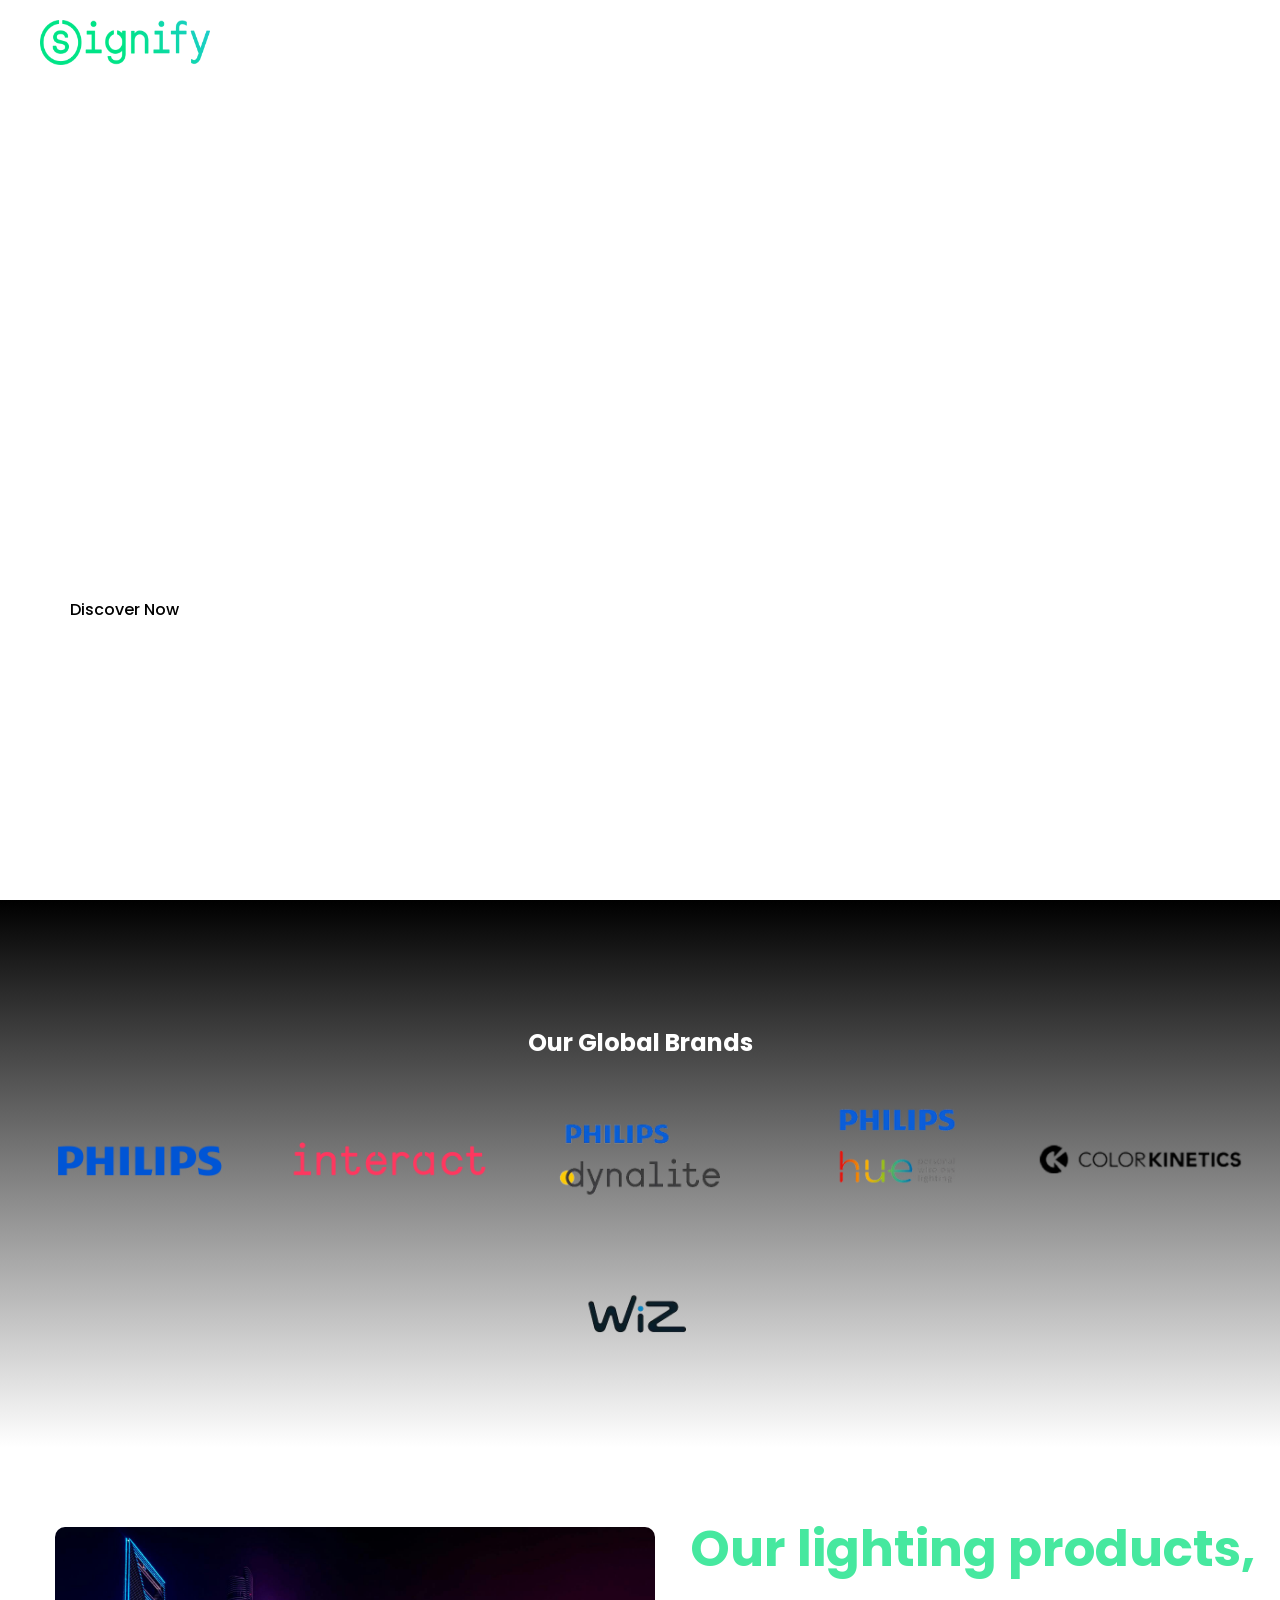
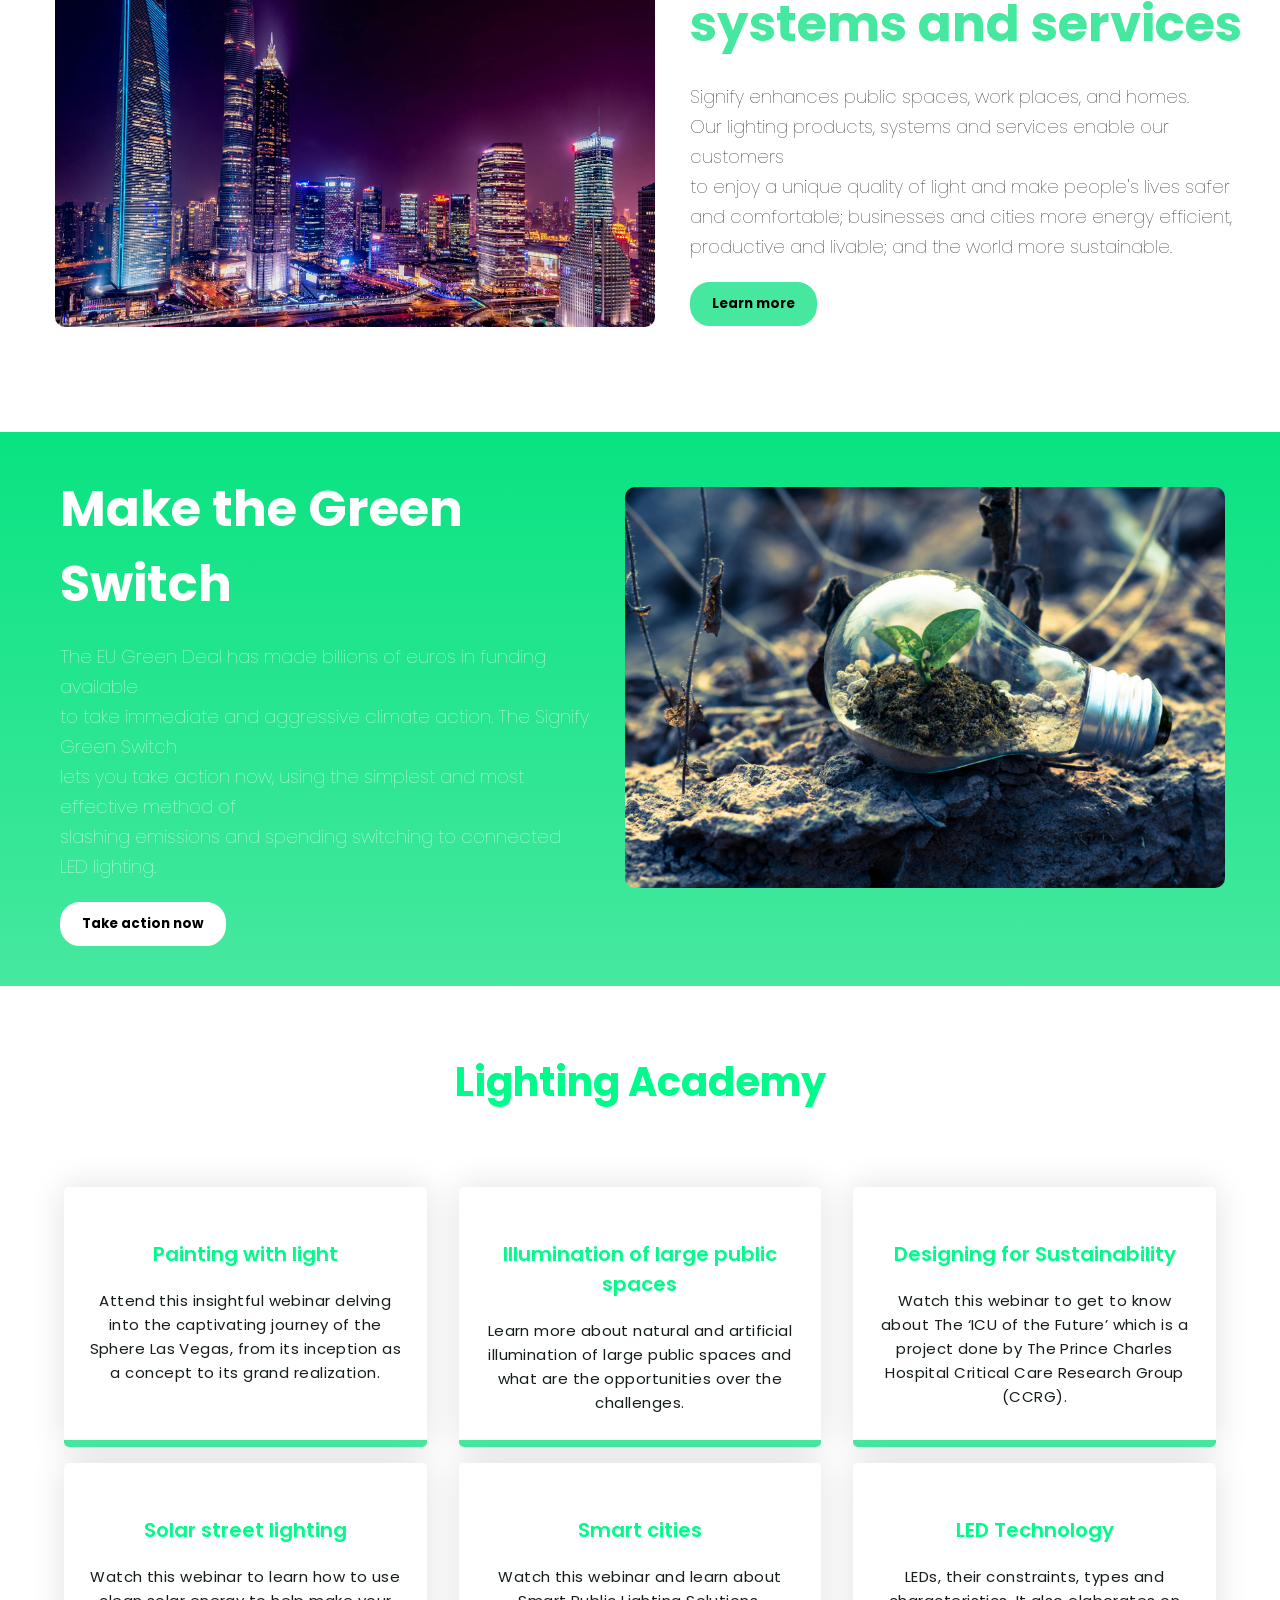
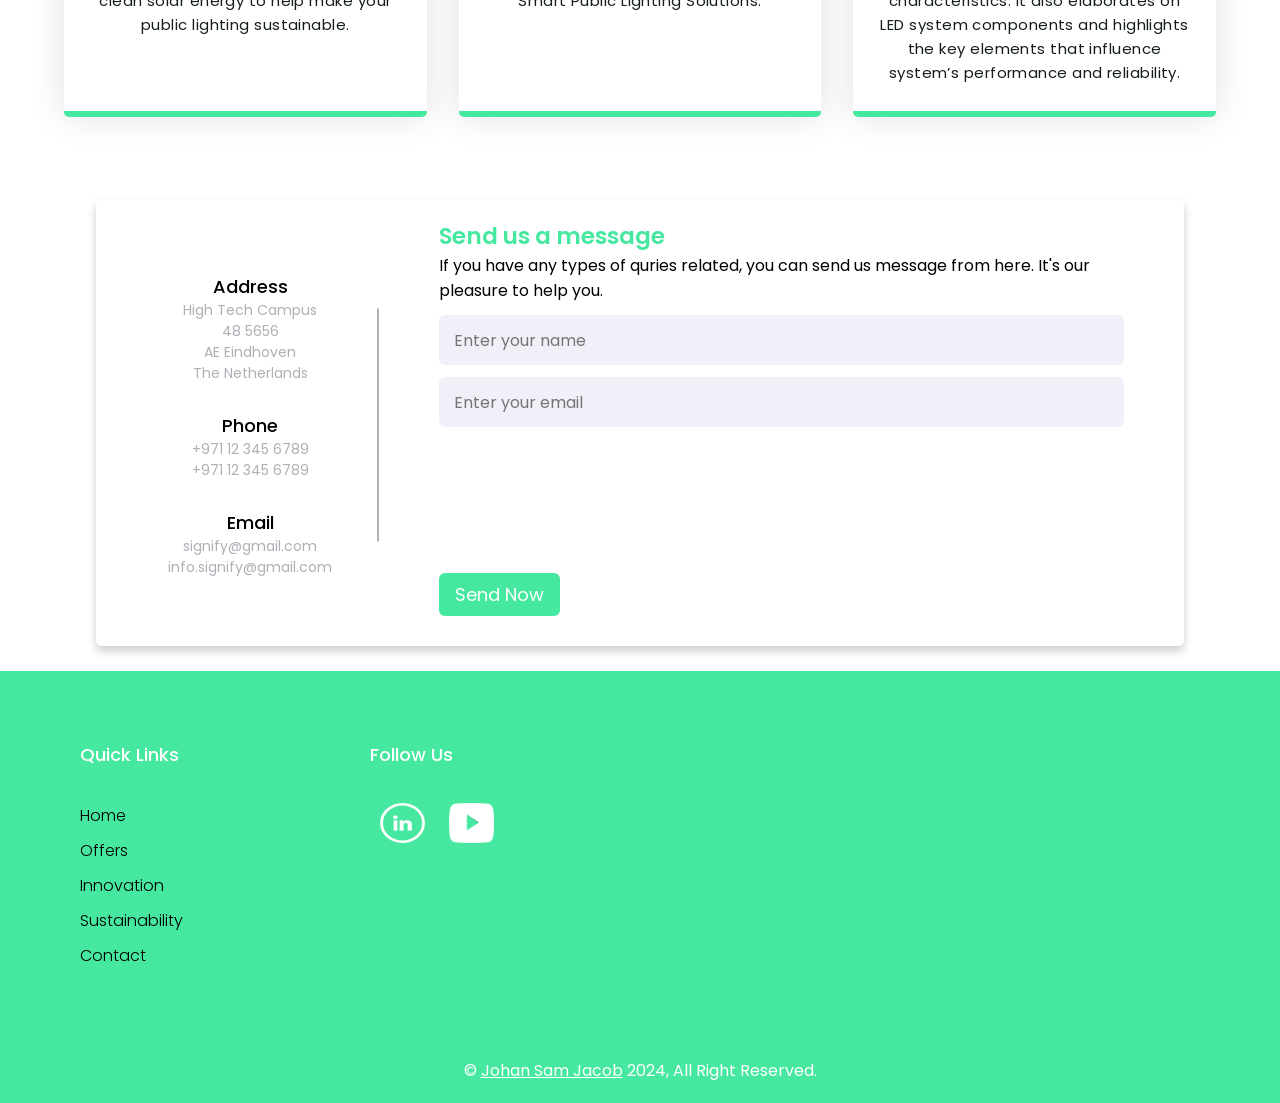
<file: index.html>
<!DOCTYPE html>
<html lang="en">
  <head>
    <meta charset="UTF-8">
    <meta name="viewport" content="width=device-width, initial-scale=1.0">
    <title>Signify</title>
    <link rel="stylesheet" href="Front End\style.css">
  </head>
  <body>
    <header>

      
      <nav class="navbar">

        <a class="logo" href="index.html"><img class="logo" src="Front End/Signify.png" alt="logo" width="170px" height="45px" href="index.html"/></a>

        <!--Navigation buttons-->
        <ul class="menu-links">

                <li><a href="index.html">Home</a></li>
                <li><a href="Front End/offers.html">Offers</a></li>
                <li><a href="Front End/innovation.html">Innovation</a></li>
                <li><a href="Front End/sustainability.html">Sustainability</a></li>
                <li><a href="Front End/contact.html">Contact</a></li>
        </ul>
       
      </nav>
    </header>

    <section class="hero-section">
      <div class="content">
        <h2>Lighting. Simplified. Beautified.</h2>
        <p>
           
Signify is the world leader in lighting. We provide professional customers and consumers with quality products,
 systems and services. And our connected lighting offerings bring light and the data they collect to devices, places and people - redefining what 
light can do and how people use it. Our innovations contribute to a safer, smarter more sustainable world.
        </p>
        <a href="Front End/offers.html"><button>Discover Now</button></a>
      </div>
    </section>

    <section class="partners">
      <br><br><br>
      <h2 class="logo_head">Our Global Brands</h2><br>
      <div class="partner-list">
          <div class="partner">
            <a class="logo" href="https://www.lighting.philips.com/"><img src="Front End/philips.png" alt="Partner 1"></a>
          </div>
          <div class="partner">
            <a class="logo" href="https://www.interact-lighting.com/global"><img src="Front End/interact.png" alt="Partner 2"></a>
          </div>
          <div class="partner">
            <a class="logo" href="https://www.dynalite.com/"><img src="Front End/philips-dynalite.png" alt="Partner 3"></a>
          </div>
          <div class="partner">
            <a class="logo" href="https://www.philips-hue.com/en-ae"><img src="Front End/philips-hue.png" alt="Partner 4 "></a>
          </div>
         <div class="partner">
            <a class="logo" href="https://www.colorkinetics.com/global"><img src="Front End/colorkinetics.png" alt="Partner 5"></a>
        </div>
      <div class="partner">
          <a class="logo" href="https://www.wizconnected.com/en-us"><img src="Front End/wiz.png" alt="Partner 6"></a>
    </div>
    </div>
  </section>

<br>
<section id="aboutUs">
  <img src="Front End/1.jpg" >
  <div class="content1">
      <h2>Our lighting products, <br>systems and services</h2>
      
      <p class="description">
        Signify enhances public spaces, work places, and homes.<br> Our lighting products,
         systems and services enable our customers<br> to enjoy a unique quality
        of light and make people's lives safer<br> and comfortable; businesses and cities 
        more energy efficient,<br> productive and livable; and the world more sustainable.
      </p>
      <a href="Front End/offers.html">
      <button class="btn">Learn more</button></a>
  </div>
</section>

<br><br>
<section id="ecosect">  
  
  <div class="content2">
    
      <h2>Make the Green Switch</h2>
      
      <p class="description1">
        The EU Green Deal has made billions of euros in funding available <br> to take immediate and aggressive climate action.
         The Signify Green Switch<br> lets you take action now, using the simplest and most effective method of<br> slashing emissions
          and spending switching to connected LED lighting.
      </p>
      <button class="btn1">Take action now</button>
  </div>
  <img src="Front End/2.jpg" class="sect2img">
</section>





<br><br>
<section>
  <h2 class="head1">Lighting Academy</h2>
  <div class="row1">
    <br><br><br>
  </div>
  <div class="row1">
    <div class="column2">
      <div class="card">
        
        <h3 class="head2">Painting with light</h3>
        <a href="https://lightinguniversity.webex.com/webappng/sites/lightinguniversity/meeting/register/15795f7d58824b7d88d3678722d2b553?ticket=4832534b00000007fbd3fc0d083a41a1454f1b40b51eddcb13af131a0162b582c9d0251b57845359&timestamp=1716916022428&RGID=r680dad32f5e95ea8e5fc425162f98d0b"
         class="no-underline"><p class="p1">
           
              Attend this insightful webinar delving into the captivating journey of the Sphere Las Vegas, 
              from its inception as a concept to its grand realization.
        </p>
      </div>
    </div>
    <div class="column2">
      <div class="card">
        <h3 class="head2">Illumination of large public spaces</h3>
        <a href="https://www.youtube.com/watch?v=UbkLejvFBv8" class="no-underline"><p class="p1">
          Learn more about natural and artificial illumination of large public spaces and what are the opportunities over the challenges.
        </p>
      </div>
    </div>
    <div class="column2">
      <div class="card">
        <h3 class="head2">Designing for Sustainability</h3>
        <a href="https://www.youtube.com/watch?v=bCdNTl-3RT4" class="no-underline"><p class="p1">
          Watch this webinar to get to know about The ‘ICU of the Future’ which is a project done by The Prince Charles Hospital Critical
           Care Research Group (CCRG).
        </p>
      </div>
    </div>
    <div class="column2">
      <div class="card">
        <h3 class="head2">Solar street lighting</h3>
        <a href="https://www.youtube.com/watch?v=NZpKSP9ZpjI" class="no-underline"><p class="p1">
           
         Watch this webinar to learn how to use clean solar energy to help make your public lighting sustainable.
        </p></a>
      </div>
    </div>
    <div class="column2">
      <div class="card">
        <h3 class="head2">Smart cities</h3>
        <a href="https://www.youtube.com/watch?v=4CxE6uM0uOE" class="no-underline"><p class="p1">
           
             Watch this webinar and learn about Smart Public Lighting Solutions.
        </p>
      </div>
    </div>
    <div class="column2">
      <div class="card">
        <h3 class="head2">LED Technology</h3>
        <a href="https://www.learning.signify.com/sla/s/registration" class="no-underline"><p class="p1">
          LEDs, their constraints, types and characteristics.
           It also elaborates on LED system components and highlights the key elements that influence system’s performance and reliability.
        </p>
        </a>
      </div>
    </div>
  </div>
</section>

<br><br>

<div class="container">
  <div class="content">
    <div class="left-side">
      <div class="address details">
        <i class="fas fa-map-marker-alt"></i>
        <div class="topic">Address</div>
        <div class="text-one">High Tech Campus <br>48 5656
           <br>AE Eindhoven</div>
        <div class="text-two">The Netherlands</div>
      </div>
      <div class="phone details">
        <i class="fas fa-phone-alt"></i>
        <div class="topic">Phone</div>
        <div class="text-one">+971 12 345 6789</div>
        <div class="text-two">+971 12 345 6789</div>
      </div>
      <div class="email details">
        <i class="fas fa-envelope"></i>
        <div class="topic">Email</div>
        <div class="text-one">signify@gmail.com</div>
        <div class="text-two">info.signify@gmail.com</div>
      </div>
    </div>
    <div class="right-side">
      <div class="topic-text">Send us a message</div>
      <p>If you have any types of quries related, you can send us message from here. It's our pleasure to help you.</p>
    <form action="#">
      <div class="input-box">
        <input type="text" placeholder="Enter your name">
      </div>
      <div class="input-box">
        <input type="text" placeholder="Enter your email">
      </div>
      <div class="input-box message-box">
        
      </div>
      <div class="button">
        <input type="button" value="Send Now" >
      </div>
    </form>
  </div>
  </div>
</div>

<br>

<footer class="footer">
  
    <div class="row2">
      <div class="footer-col">
        <h4>Quick Links</h4>
        <ul>
                <li><a href="index.html">Home</a></li>
                <li><a href="Front End/offers.html">Offers</a></li>
                <li><a href="Front End/innovation.html">Innovation</a></li>
                <li><a href="Front End/sustainability.html">Sustainability</a></li>
                <li><a href="Front End/contact.html">Contact</a></li>
        </ul>
      </div>
          
      <div class="footer-col1">
        <h4>   Follow Us</h4>
        <div class="h4">
         
          <a href="https://www.linkedin.com/company/signifycompany/" class="social-icon"><img src="Front End/3.png" alt="LinkedIn"></a> 
          <a href="https://www.youtube.com/c/SignifyCompany" class="social-icon"><img src="Front End/pngwing.com.png" alt="YouTube"></a>
      </div>  
      </div>
    </div>

</footer>
<div class="copyright-footer">
  <p>&copy; <a href="#">Johan Sam Jacob</a> 2024, All Right Reserved.</p>
</div>


  </body>
</html>
</file>
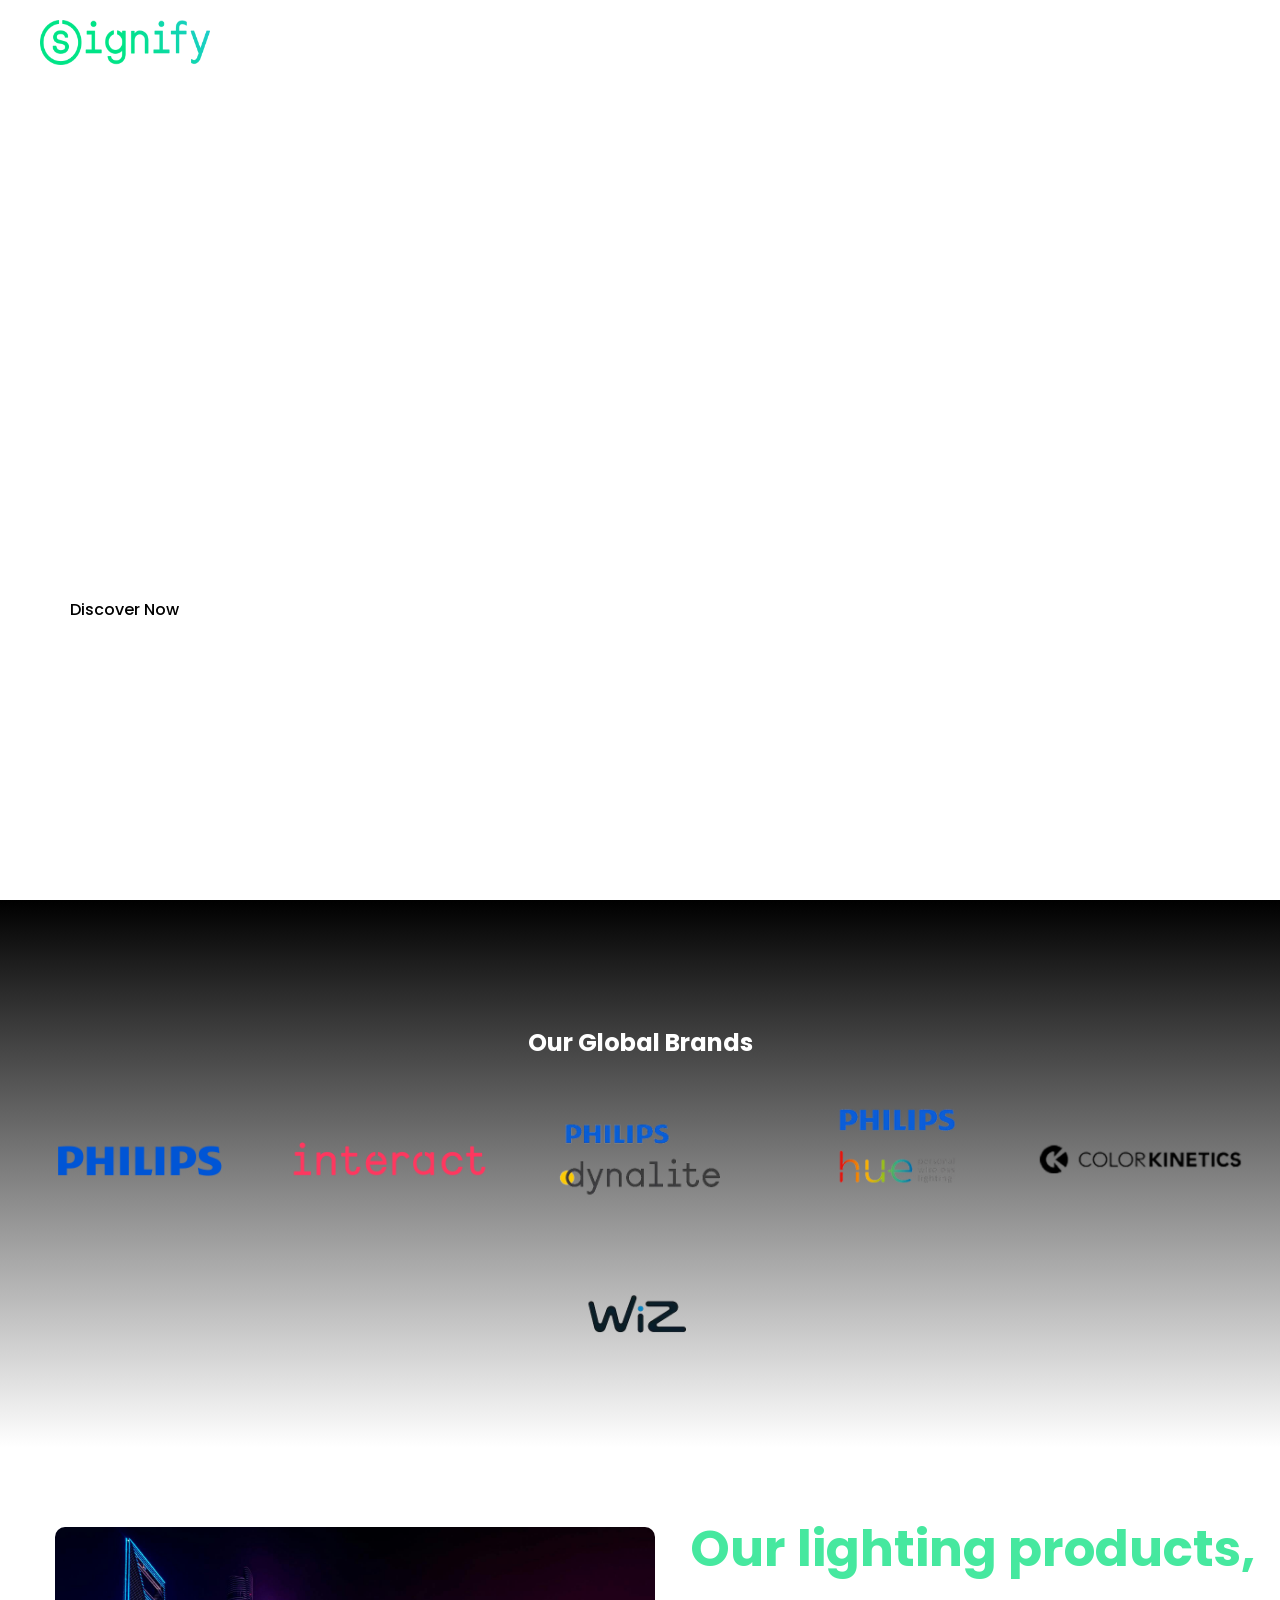
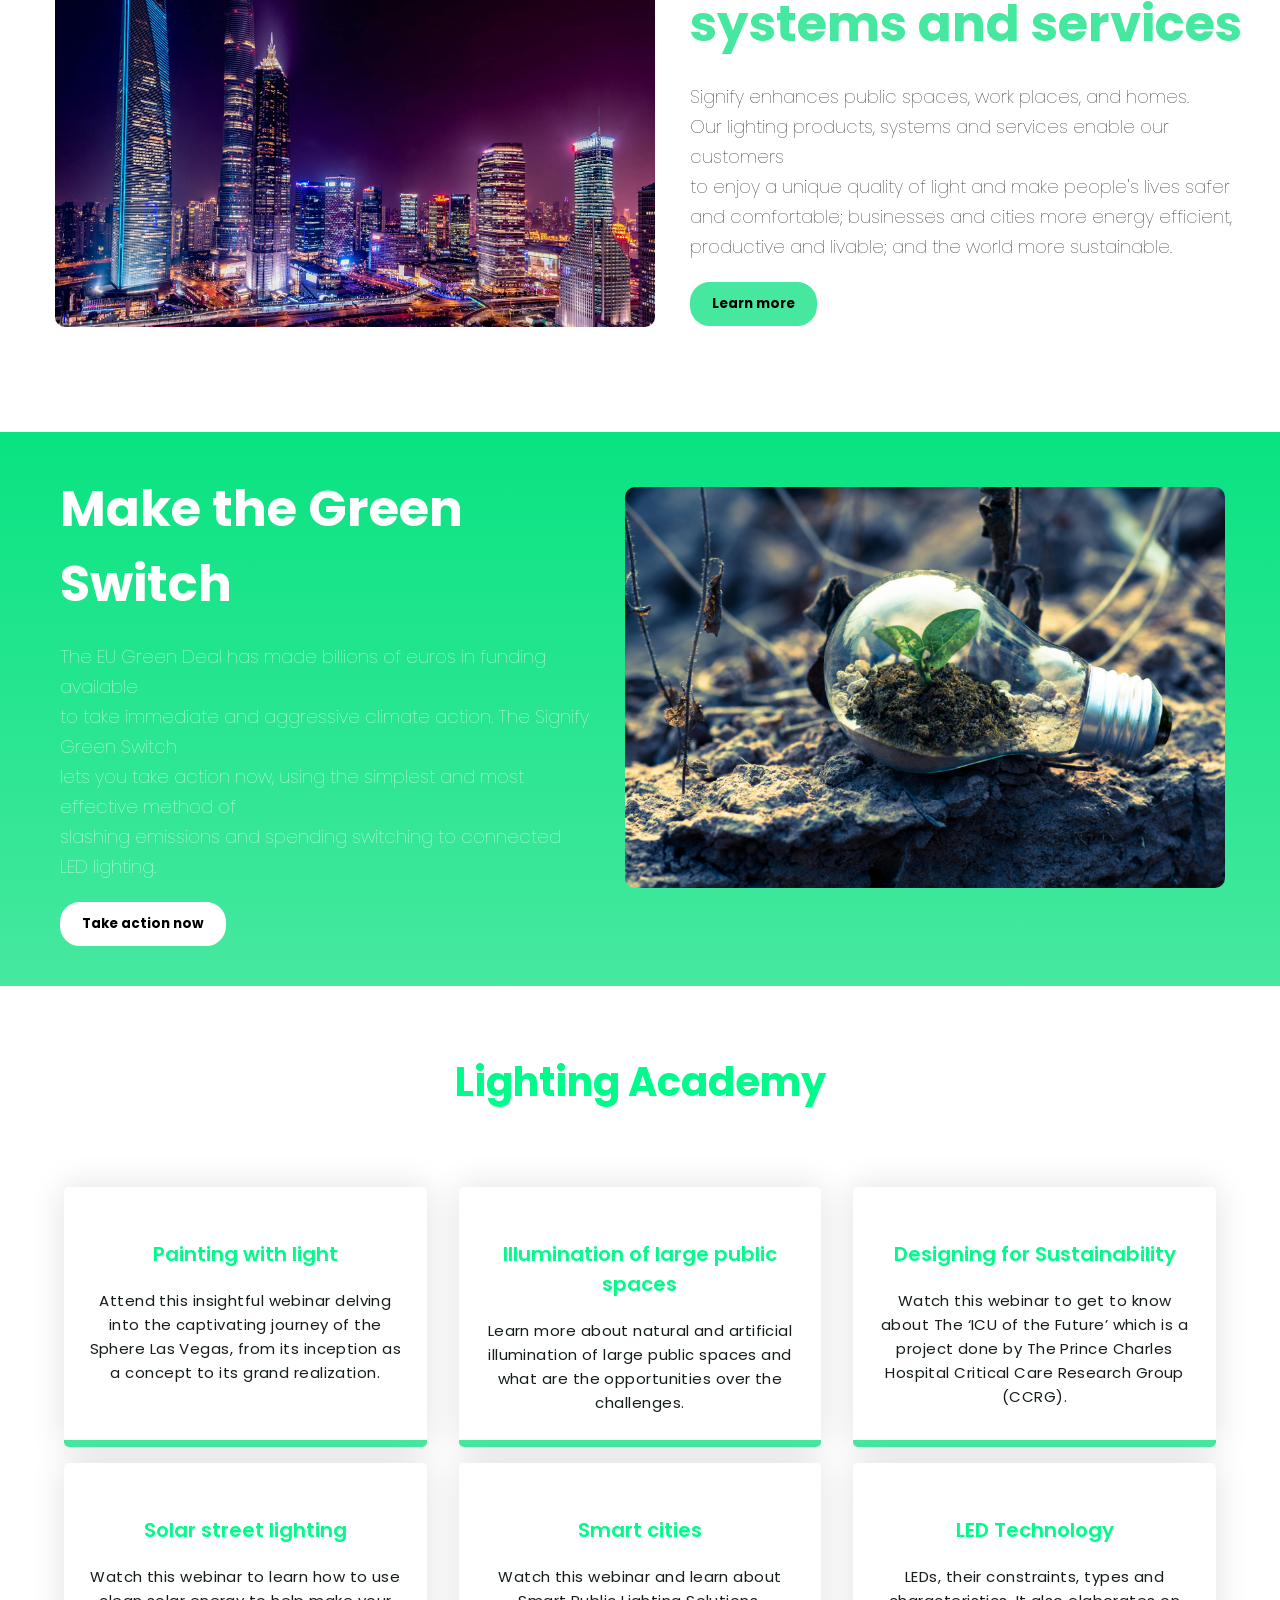
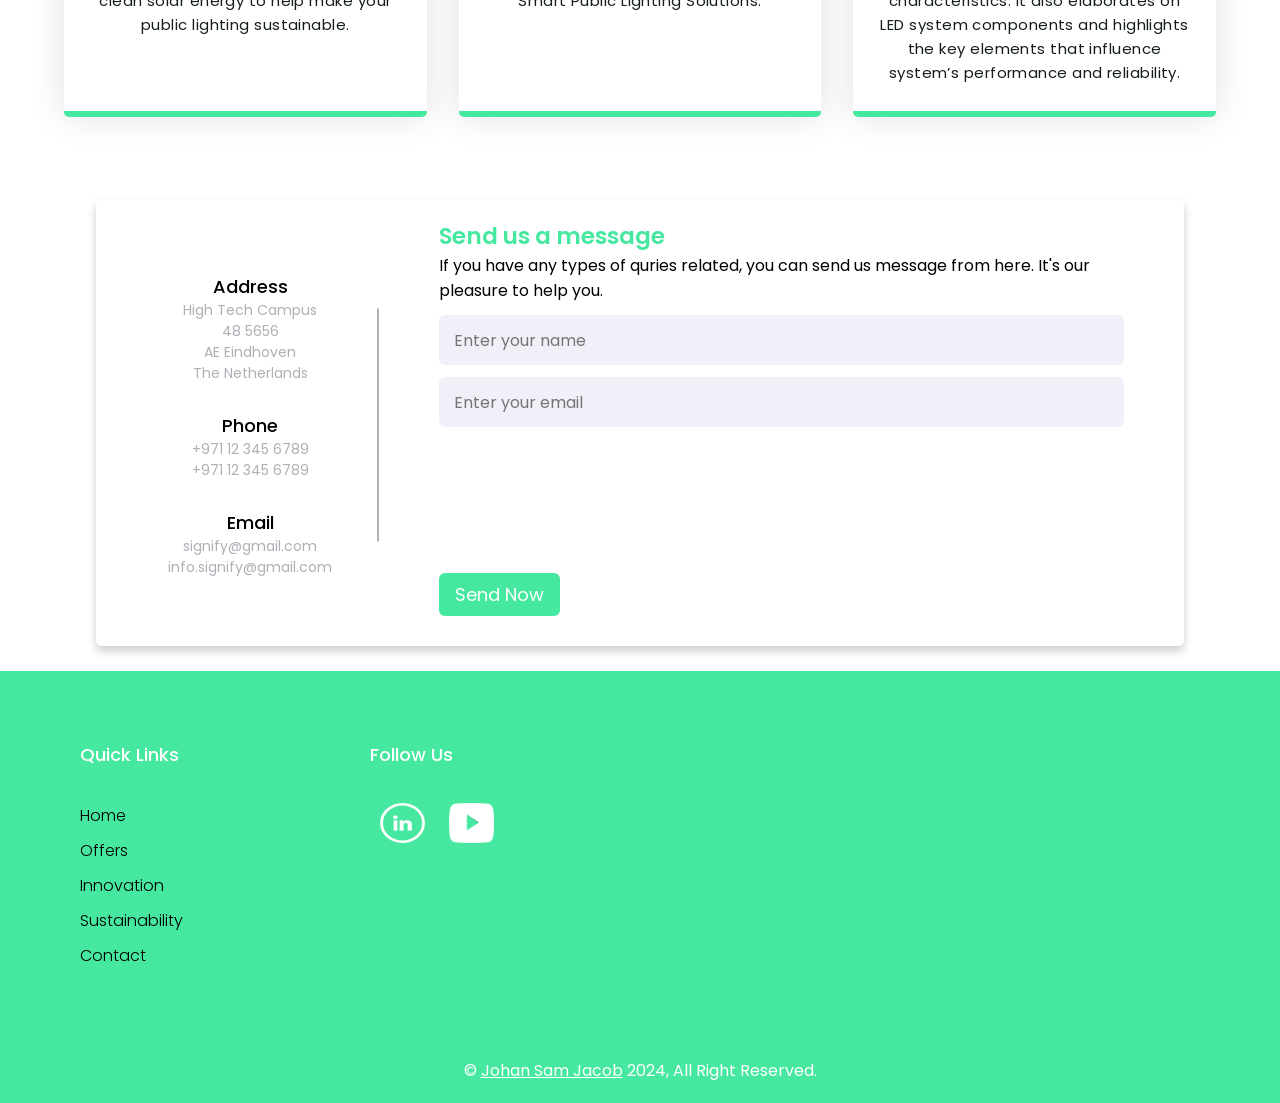
<file: Front End/index.html>
<!DOCTYPE html>
<html lang="en">
  <head>
    <meta charset="UTF-8">
    <meta name="viewport" content="width=device-width, initial-scale=1.0">
    <title>Signify</title>
    <link rel="stylesheet" href="style.css">
  </head>
  <body>
    <header>

      
      <nav class="navbar">

        <a class="logo" href="index.html"><img class="logo" src="Signify.png" alt="logo" width="170px" height="45px" href="index.html"/></a>

        <!--Navigation buttons-->
        <ul class="menu-links">

                <li><a href="index.html">Home</a></li>
                <li><a href="offers.html">Offers</a></li>
                <li><a href="innovation.html">Innovation</a></li>
                <li><a href="sustainability.html">Sustainability</a></li>
                <li><a href="contact.html">Contact</a></li>
        </ul>
       
      </nav>
    </header>

    <section class="hero-section">
      <div class="content">
        <h2>Lighting. Simplified. Beautified.</h2>
        <p>
           
Signify is the world leader in lighting. We provide professional customers and consumers with quality products,
 systems and services. And our connected lighting offerings bring light and the data they collect to devices, places and people - redefining what 
light can do and how people use it. Our innovations contribute to a safer, smarter more sustainable world.
        </p>
        <a href="offers.html"><button>Discover Now</button></a>
      </div>
    </section>

    <section class="partners">
      <br><br><br>
      <h2 class="logo_head">Our Global Brands</h2><br>
      <div class="partner-list">
          <div class="partner">
            <a class="logo" href="https://www.lighting.philips.com/"><img src="philips.png" alt="Partner 1"></a>
          </div>
          <div class="partner">
            <a class="logo" href="https://www.interact-lighting.com/global"><img src="interact.png" alt="Partner 2"></a>
          </div>
          <div class="partner">
            <a class="logo" href="https://www.dynalite.com/"><img src="philips-dynalite.png" alt="Partner 3"></a>
          </div>
          <div class="partner">
            <a class="logo" href="https://www.philips-hue.com/en-ae"><img src="philips-hue.png" alt="Partner 4 "></a>
          </div>
         <div class="partner">
            <a class="logo" href="https://www.colorkinetics.com/global"><img src="colorkinetics.png" alt="Partner 5"></a>
        </div>
      <div class="partner">
          <a class="logo" href="https://www.wizconnected.com/en-us"><img src="wiz.png" alt="Partner 6"></a>
    </div>
    </div>
  </section>

<br>
<section id="aboutUs">
  <img src="1.jpg" >
  <div class="content1">
      <h2>Our lighting products, <br>systems and services</h2>
      
      <p class="description">
        Signify enhances public spaces, work places, and homes.<br> Our lighting products,
         systems and services enable our customers<br> to enjoy a unique quality
        of light and make people's lives safer<br> and comfortable; businesses and cities 
        more energy efficient,<br> productive and livable; and the world more sustainable.
      </p>
      <a href="offers.html">
      <button class="btn">Learn more</button></a>
  </div>
</section>

<br><br>
<section id="ecosect">  
  
  <div class="content2">
    
      <h2>Make the Green Switch</h2>
      
      <p class="description1">
        The EU Green Deal has made billions of euros in funding available <br> to take immediate and aggressive climate action.
         The Signify Green Switch<br> lets you take action now, using the simplest and most effective method of<br> slashing emissions
          and spending switching to connected LED lighting.
      </p>
      <button class="btn1">Take action now</button>
  </div>
  <img src="2.jpg" class="sect2img">
</section>





<br><br>
<section>
  <h2 class="head1">Lighting Academy</h2>
  <div class="row1">
    <br><br><br>
  </div>
  <div class="row1">
    <div class="column2">
      <div class="card">
        
        <h3 class="head2">Painting with light</h3>
        <a href="https://lightinguniversity.webex.com/webappng/sites/lightinguniversity/meeting/register/15795f7d58824b7d88d3678722d2b553?ticket=4832534b00000007fbd3fc0d083a41a1454f1b40b51eddcb13af131a0162b582c9d0251b57845359&timestamp=1716916022428&RGID=r680dad32f5e95ea8e5fc425162f98d0b"
         class="no-underline"><p class="p1">
           
              Attend this insightful webinar delving into the captivating journey of the Sphere Las Vegas, 
              from its inception as a concept to its grand realization.
        </p>
      </div>
    </div>
    <div class="column2">
      <div class="card">
        <h3 class="head2">Illumination of large public spaces</h3>
        <a href="https://www.youtube.com/watch?v=UbkLejvFBv8" class="no-underline"><p class="p1">
          Learn more about natural and artificial illumination of large public spaces and what are the opportunities over the challenges.
        </p>
      </div>
    </div>
    <div class="column2">
      <div class="card">
        <h3 class="head2">Designing for Sustainability</h3>
        <a href="https://www.youtube.com/watch?v=bCdNTl-3RT4" class="no-underline"><p class="p1">
          Watch this webinar to get to know about The ‘ICU of the Future’ which is a project done by The Prince Charles Hospital Critical
           Care Research Group (CCRG).
        </p>
      </div>
    </div>
    <div class="column2">
      <div class="card">
        <h3 class="head2">Solar street lighting</h3>
        <a href="https://www.youtube.com/watch?v=NZpKSP9ZpjI" class="no-underline"><p class="p1">
           
         Watch this webinar to learn how to use clean solar energy to help make your public lighting sustainable.
        </p></a>
      </div>
    </div>
    <div class="column2">
      <div class="card">
        <h3 class="head2">Smart cities</h3>
        <a href="https://www.youtube.com/watch?v=4CxE6uM0uOE" class="no-underline"><p class="p1">
           
             Watch this webinar and learn about Smart Public Lighting Solutions.
        </p>
      </div>
    </div>
    <div class="column2">
      <div class="card">
        <h3 class="head2">LED Technology</h3>
        <a href="https://www.learning.signify.com/sla/s/registration" class="no-underline"><p class="p1">
          LEDs, their constraints, types and characteristics.
           It also elaborates on LED system components and highlights the key elements that influence system’s performance and reliability.
        </p>
        </a>
      </div>
    </div>
  </div>
</section>

<br><br>

<div class="container">
  <div class="content">
    <div class="left-side">
      <div class="address details">
        <i class="fas fa-map-marker-alt"></i>
        <div class="topic">Address</div>
        <div class="text-one">High Tech Campus <br>48 5656
           <br>AE Eindhoven</div>
        <div class="text-two">The Netherlands</div>
      </div>
      <div class="phone details">
        <i class="fas fa-phone-alt"></i>
        <div class="topic">Phone</div>
        <div class="text-one">+971 12 345 6789</div>
        <div class="text-two">+971 12 345 6789</div>
      </div>
      <div class="email details">
        <i class="fas fa-envelope"></i>
        <div class="topic">Email</div>
        <div class="text-one">signify@gmail.com</div>
        <div class="text-two">info.signify@gmail.com</div>
      </div>
    </div>
    <div class="right-side">
      <div class="topic-text">Send us a message</div>
      <p>If you have any types of quries related, you can send us message from here. It's our pleasure to help you.</p>
    <form action="#">
      <div class="input-box">
        <input type="text" placeholder="Enter your name">
      </div>
      <div class="input-box">
        <input type="text" placeholder="Enter your email">
      </div>
      <div class="input-box message-box">
        
      </div>
      <div class="button">
        <input type="button" value="Send Now" >
      </div>
    </form>
  </div>
  </div>
</div>

<br>

<footer class="footer">
  
    <div class="row2">
      <div class="footer-col">
        <h4>Quick Links</h4>
        <ul>
                <li><a href="index.html">Home</a></li>
                <li><a href="offers.html">Offers</a></li>
                <li><a href="innovation.html">Innovation</a></li>
                <li><a href="sustainability.html">Sustainability</a></li>
                <li><a href="contact.html">Contact</a></li>
        </ul>
      </div>
          
      <div class="footer-col1">
        <h4>   Follow Us</h4>
        <div class="h4">
         
          <a href="https://www.linkedin.com/company/signifycompany/" class="social-icon"><img src="3.png" alt="LinkedIn"></a> 
          <a href="https://www.youtube.com/c/SignifyCompany" class="social-icon"><img src="pngwing.com.png" alt="YouTube"></a>
      </div>  
      </div>
    </div>

</footer>
<div class="copyright-footer">
  <p>&copy; <a href="#">Johan Sam Jacob</a> 2024, All Right Reserved.</p>
</div>


  </body>
</html>
</file>
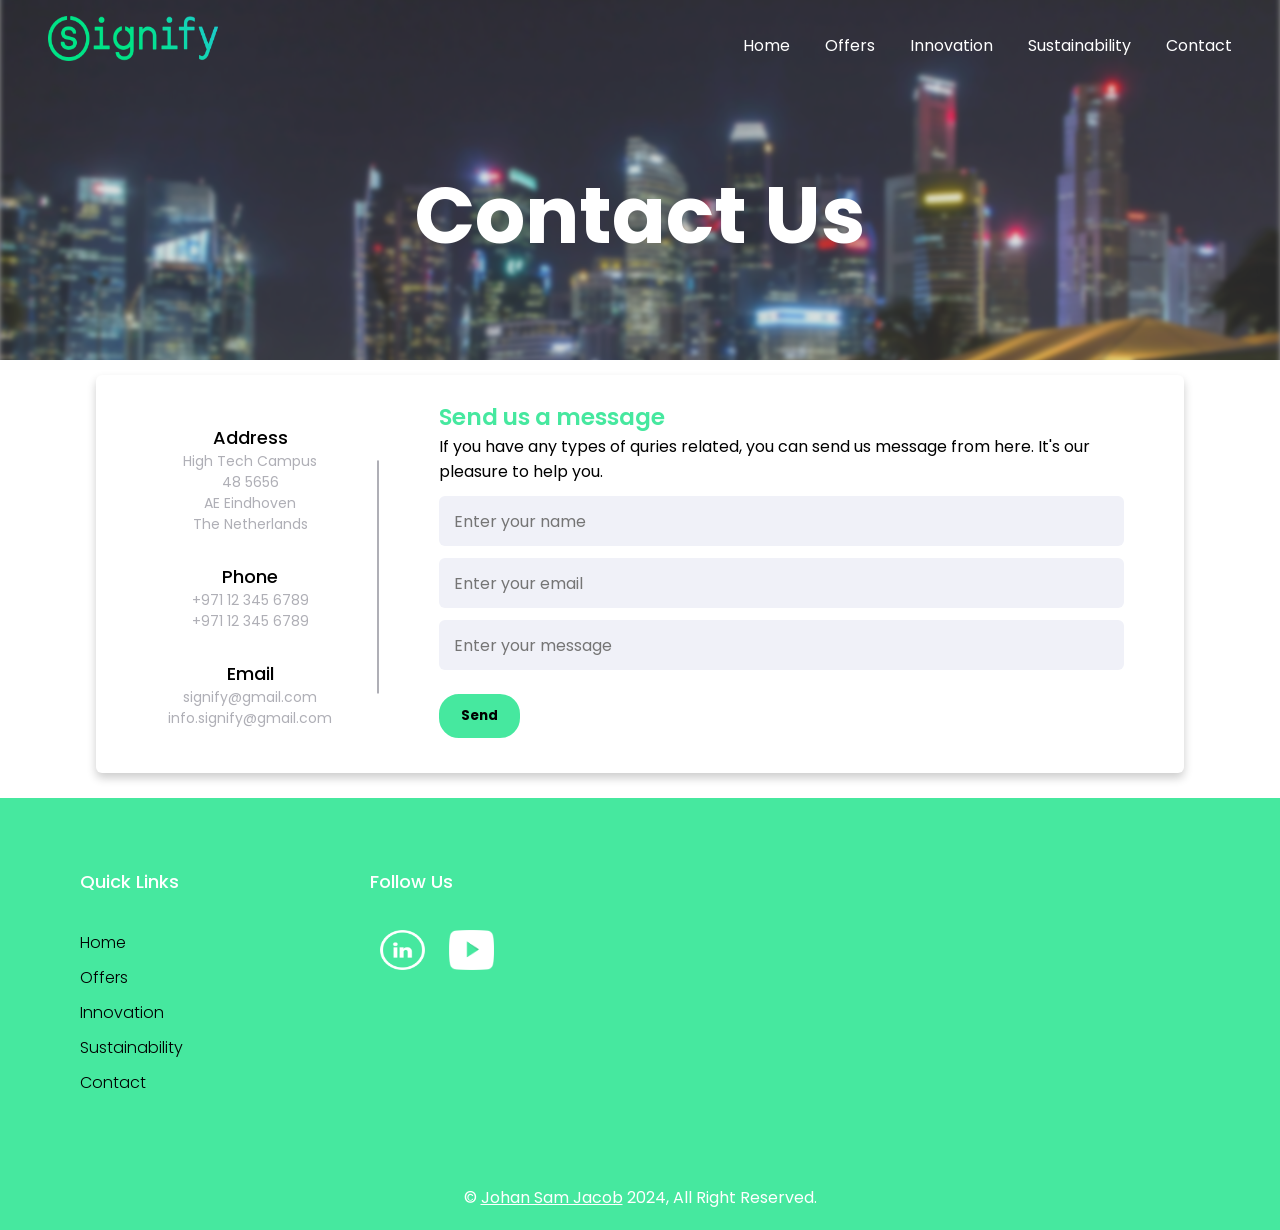
<file: Front End/contact.html>
<!DOCTYPE html>
<html lang="en">
<head>
    <meta charset="UTF-8">
    <meta name="viewport" content="width=device-width, initial-scale=1.0">
    <title>Contact</title>
    <link rel="stylesheet" href="style.css">
</head>
<body>
  <header class="pagehead1">

    <section class="pagehead">  
    <nav class="navbar">

      <a class="logo" href="index.html"><img class="logo" src="Signify.png" alt="logo" width="170px" height="45px" href="index.html"/></a>

      <!--Navigation buttons-->
      <ul class="menu-links">
              <li><a href="index.html">Home</a></li>
              <li><a href="offers.html">Offers</a></li>
              <li><a href="innovation.html">Innovation</a></li>
              <li><a href="sustainability.html">Sustainability</a></li>
              <li><a href="contact.html">Contact</a></li>
      </ul>
     
    </nav>
    <h1>Contact Us</h1>

   </section>
  </header>

<br><br>
<br><br>
<br><br>
<br><br>
<br><br>
<br><br>

      <br><br><br>

      <div class="container">
        <div class="content">
          <div class="left-side">
            <div class="address details">
              <i class="fas fa-map-marker-alt"></i>
              <div class="topic">Address</div>
              <div class="text-one">High Tech Campus <br>48 5656
                 <br>AE Eindhoven</div>
              <div class="text-two">The Netherlands</div>
            </div>
            <div class="phone details">
              <i class="fas fa-phone-alt"></i>
              <div class="topic">Phone</div>
              <div class="text-one">+971 12 345 6789</div>
              <div class="text-two">+971 12 345 6789</div>
            </div>
            <div class="email details">
              <i class="fas fa-envelope"></i>
              <div class="topic">Email</div>
              <div class="text-one">signify@gmail.com</div>
              <div class="text-two">info.signify@gmail.com</div>
            </div>
          </div>
          <div class="right-side">
            <div class="topic-text">Send us a message</div>
            <p>If you have any types of quries related, you can send us message from here. It's our pleasure to help you.</p>
          <form action="#">
            <div class="input-box">
              <input id="contact-name" type="text" placeholder="Enter your name">
            </div>
            <div class="input-box">
              <input id="contact-email" type="text" placeholder="Enter your email">
            </div>


            <div class="input-box">
              <input id="contact-message" type="text" placeholder="Enter your message">
            </div>


    
            <div class="button">
              <a href="offers.html"><button id="contact-btn" class="btn">Send</button></a>
            </div>

          </form>
        </div>
        </div>
      </div>

      <br>
  <footer class="footer">
  
    <div class="row2">
      <div class="footer-col">
        <h4>Quick Links</h4>
        <ul>
                <li><a href="index.html">Home</a></li>
                <li><a href="offers.html">Offers</a></li>
                <li><a href="innovation.html">Innovation</a></li>
                <li><a href="sustainability.html">Sustainability</a></li>
                <li><a href="contact.html">Contact</a></li>
        </ul>
      </div>
          
      <div class="footer-col1">
        <h4>   Follow Us</h4>
        <div class="h4">
         
          <a href="https://www.linkedin.com/company/signifycompany/" class="social-icon"><img src="3.png" alt="LinkedIn"></a> 
          <a href="https://www.youtube.com/c/SignifyCompany" class="social-icon"><img src="pngwing.com.png" alt="YouTube"></a>
      </div>  
      </div>
    </div>

</footer>
<div class="copyright-footer">
  <p>&copy; <a href="#">Johan Sam Jacob</a> 2024, All Right Reserved.</p>
</div>

</body>
</html>
</file>
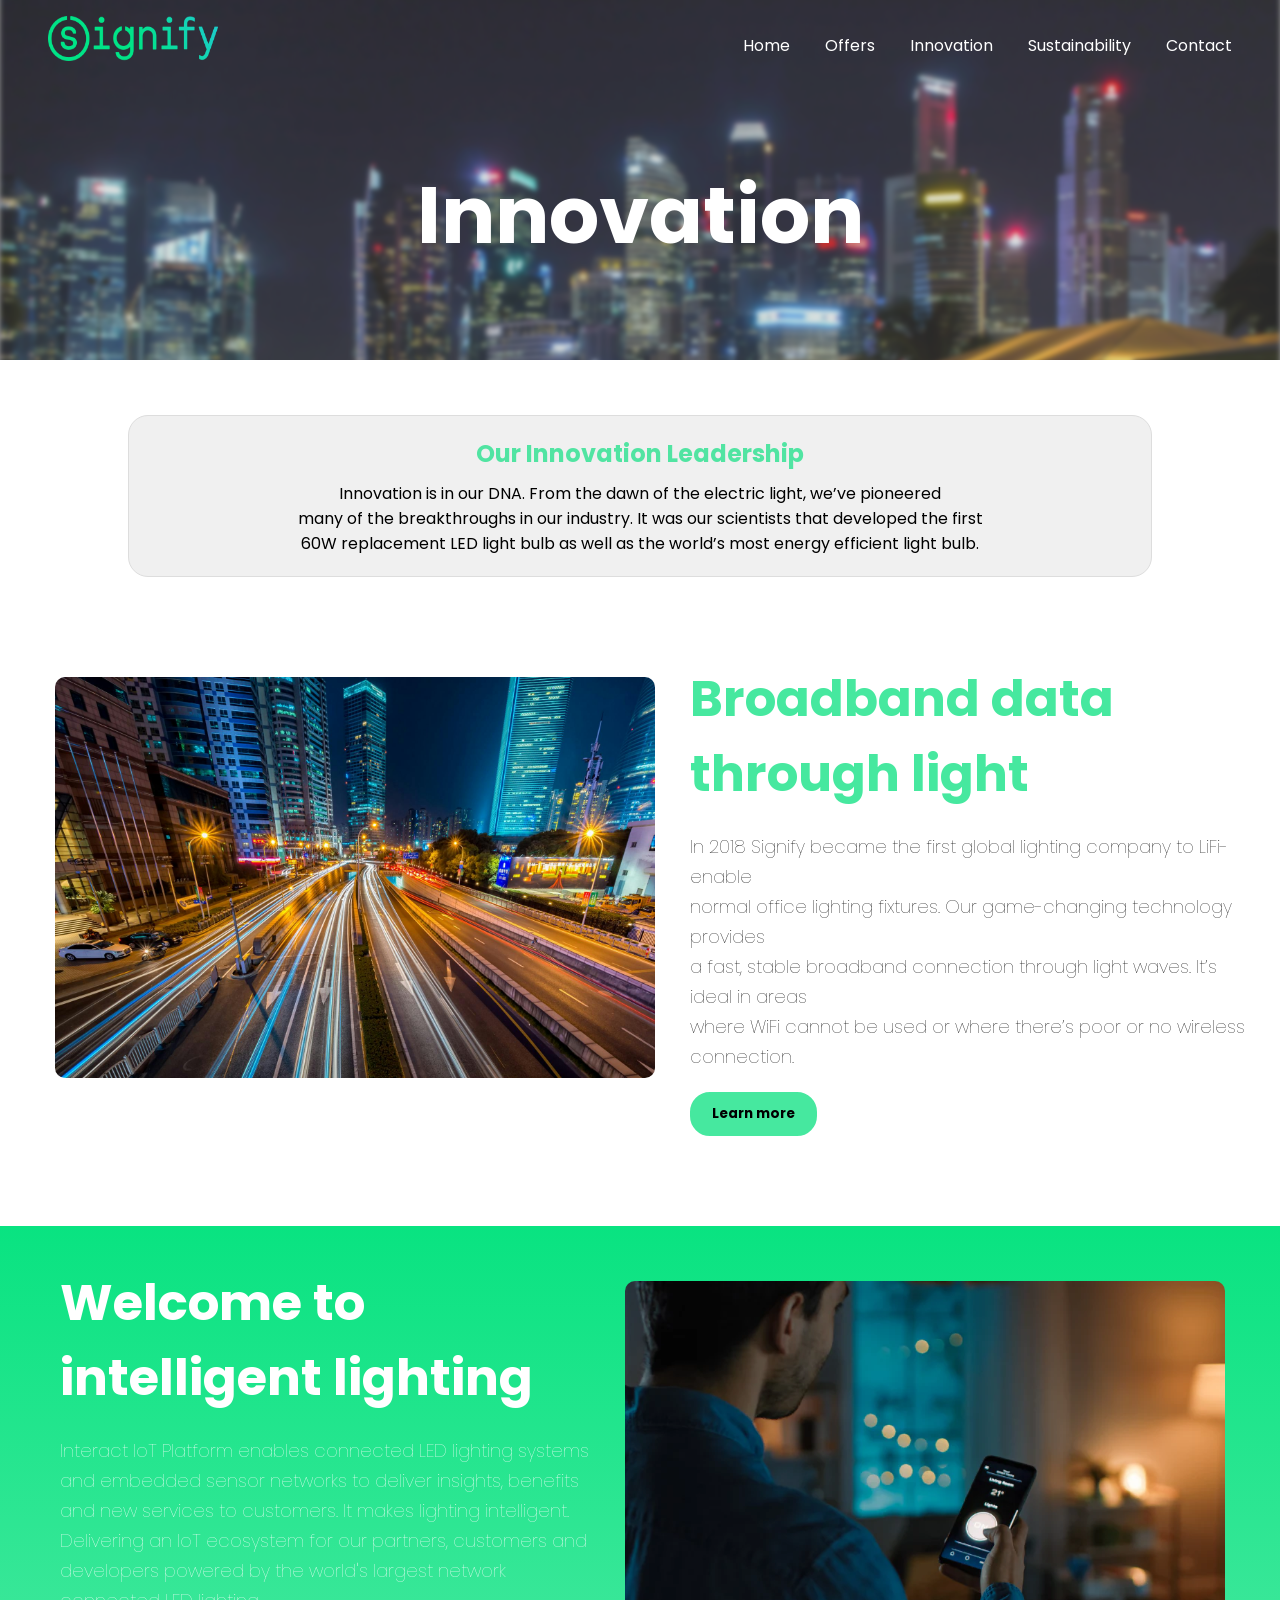
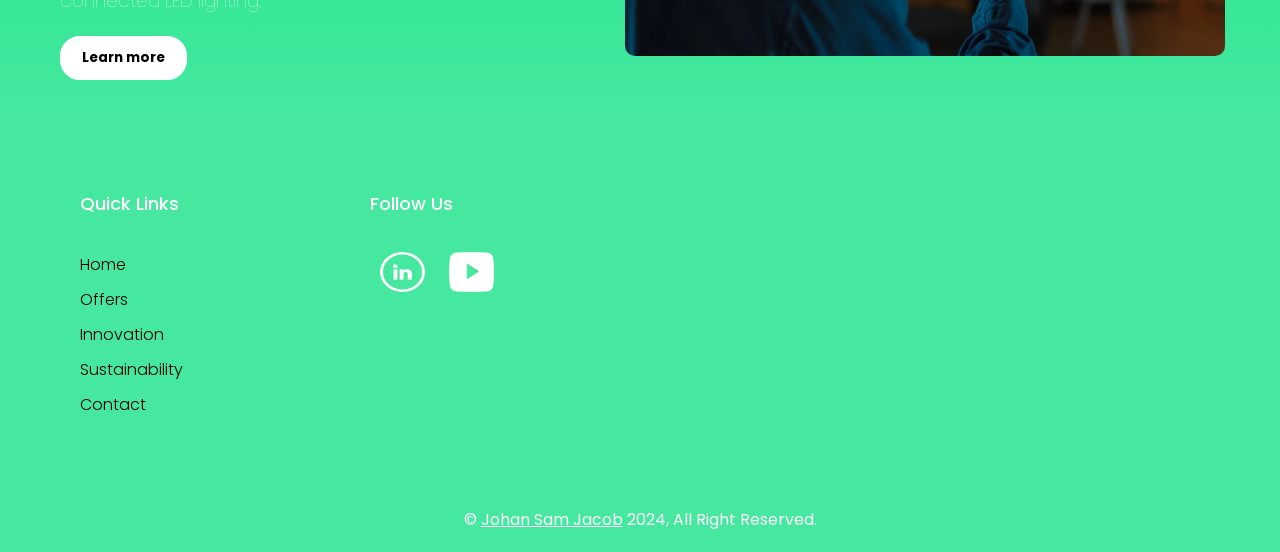
<file: Front End/innovation.html>
<!DOCTYPE html>
<html lang="en">
<head>
    <meta charset="UTF-8">
    <meta name="viewport" content="width=device-width, initial-scale=1.0">
    <title>Innovation</title>
    <link rel="stylesheet" href="style.css">
</head>
<body>
  <header class="pagehead1">

    <section class="pagehead">  
    <nav class="navbar">

      <a class="logo" href="index.html"><img class="logo" src="Signify.png" alt="logo" width="170px" height="45px" href="index.html"/></a>

      <!--Navigation buttons-->
      <ul class="menu-links">
              <li><a href="index.html">Home</a></li>
              <li><a href="offers.html">Offers</a></li>
              <li><a href="innovation.html">Innovation</a></li>
              <li><a href="sustainability.html">Sustainability</a></li>
              <li><a href="contact.html">Contact</a></li>
      </ul>
     
    </nav>
    <h1>Innovation</h1>

   </section>
  </header>

<br><br>
<br><br>
<br><br>
<br><br>
<br><br>
<br><br>

      <br><br><br>

     <section class="container5">
        <h1 class="head5">Our Innovation Leadership</h1>
    <div class="content5">
      <p class="p5">Innovation is in our DNA. From the dawn of the electric light, we’ve pioneered<br>
         many of the breakthroughs in our industry. It was our scientists that developed the first <br>
         60W replacement LED light bulb as well as the world’s most energy efficient light bulb.</p>
    </div>

      </section>


      <br> 

      <section id="aboutUs">
        <img src="5.jpg" >
        <div class="content1">
            <h2>Broadband data <br>through light</h2>
            
            <p class="description">
              In 2018 Signify became the first global lighting company to LiFi-enable<br> normal office lighting 
              fixtures. Our game-changing technology provides<br> a fast, stable broadband connection through light 
              waves. It’s ideal in areas<br> where WiFi cannot be used or where there’s poor or no wireless connection.
            </p>
            <button class="btn">Learn more</button>
        </div>
      </section>
      
      <br><br>
      <section id="ecosect">  
        
        <div class="content2">
          
            <h2>Welcome to <br>intelligent lighting</h2>
            
            <p class="description1">
              Interact IoT Platform enables connected LED lighting systems <br>and embedded sensor networks to deliver insights,
               benefits<br> and new services to customers. It makes lighting intelligent.<br> Delivering an IoT ecosystem for our 
               partners, customers and <br>developers powered by the world's largest network<br> connected LED lighting.
            </p>
            <button class="btn1">Learn more</button>
        </div>
        <img src="6.webp" class="sect2img">

      </section>



  <footer class="footer">
  
    <div class="row2">
      <div class="footer-col">
        <h4>Quick Links</h4>
        <ul>
                <li><a href="index.html">Home</a></li>
                <li><a href="offers.html">Offers</a></li>
                <li><a href="innovation.html">Innovation</a></li>
                <li><a href="sustainability.html">Sustainability</a></li>
                <li><a href="contact.html">Contact</a></li>
        </ul>
      </div>
          
      <div class="footer-col1">
        <h4>   Follow Us</h4>
        <div class="h4">
         
          <a href="https://www.linkedin.com/company/signifycompany/" class="social-icon"><img src="3.png" alt="LinkedIn"></a> 
          <a href="https://www.youtube.com/c/SignifyCompany" class="social-icon"><img src="pngwing.com.png" alt="YouTube"></a>
      </div>  
      </div>
    </div>

</footer>
<div class="copyright-footer">
  <p>&copy; <a href="#">Johan Sam Jacob</a> 2024, All Right Reserved.</p>
</div>

</body>
</html>
</file>
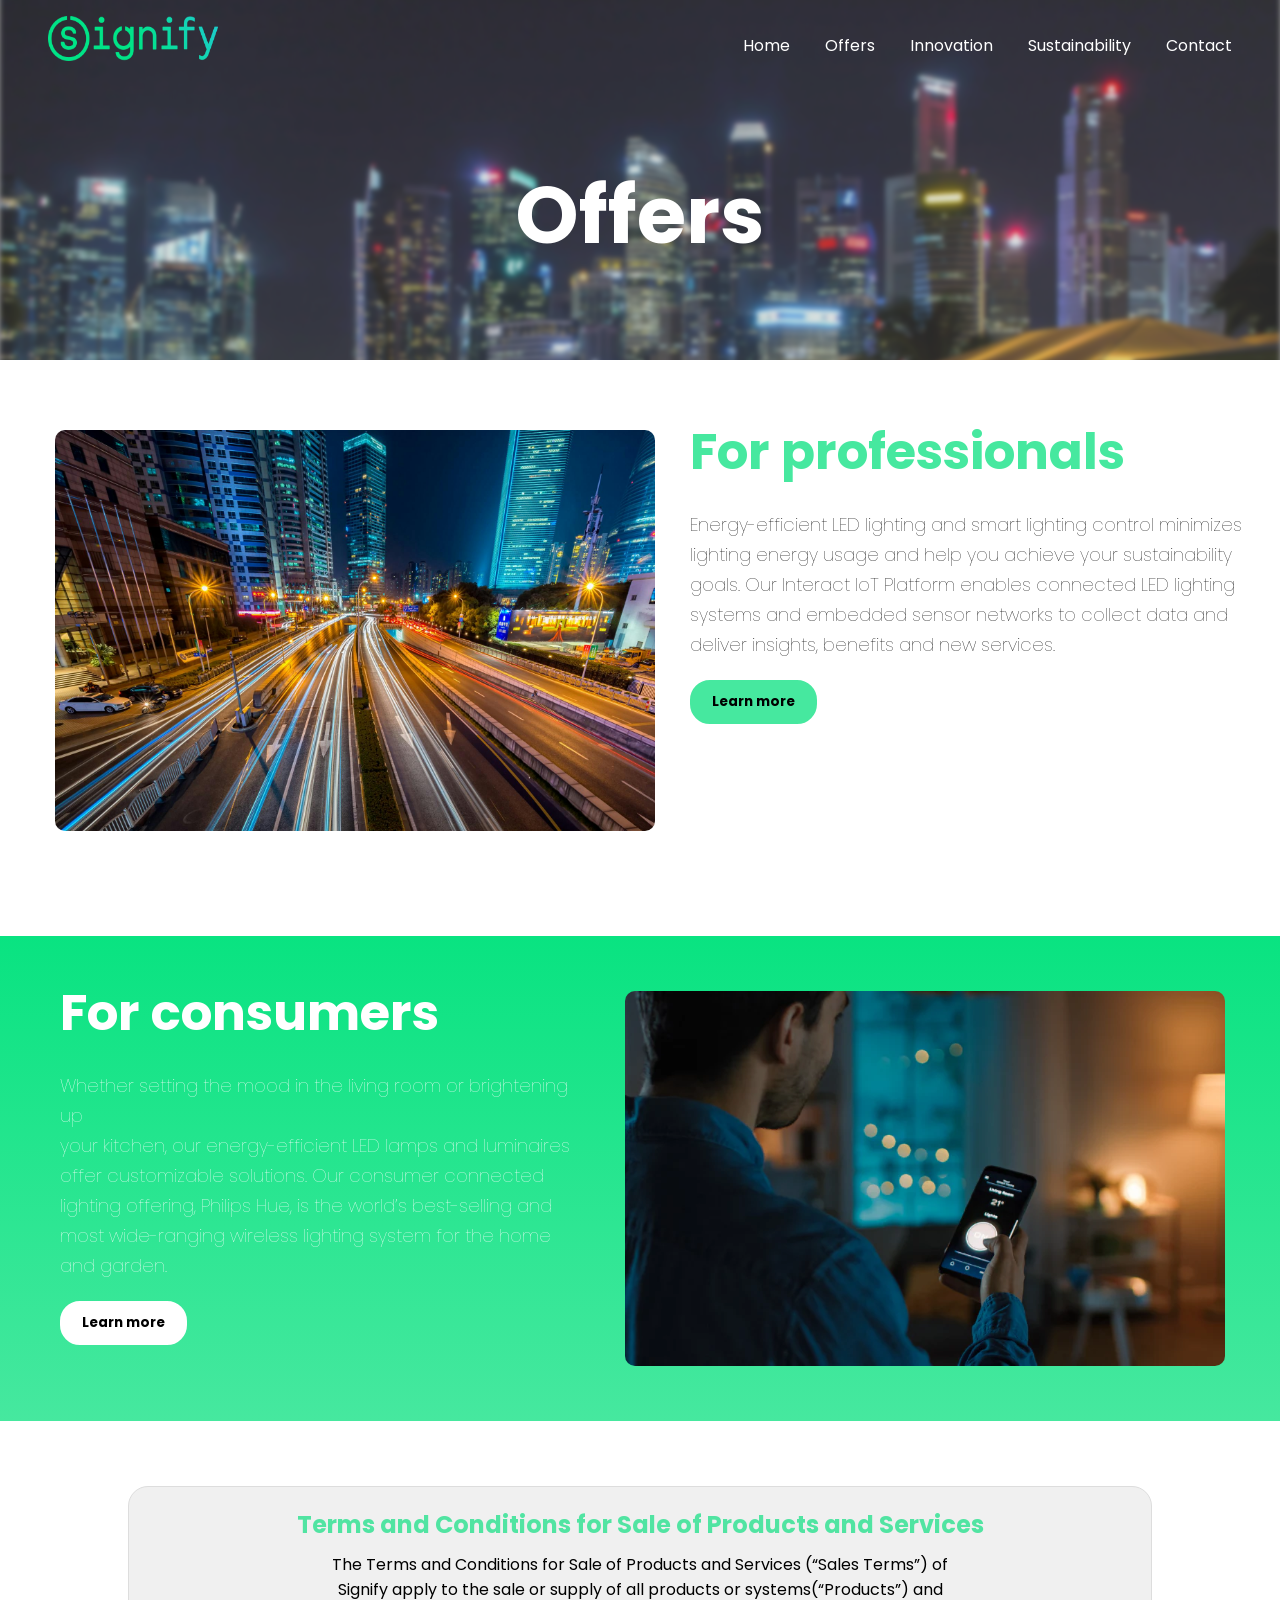
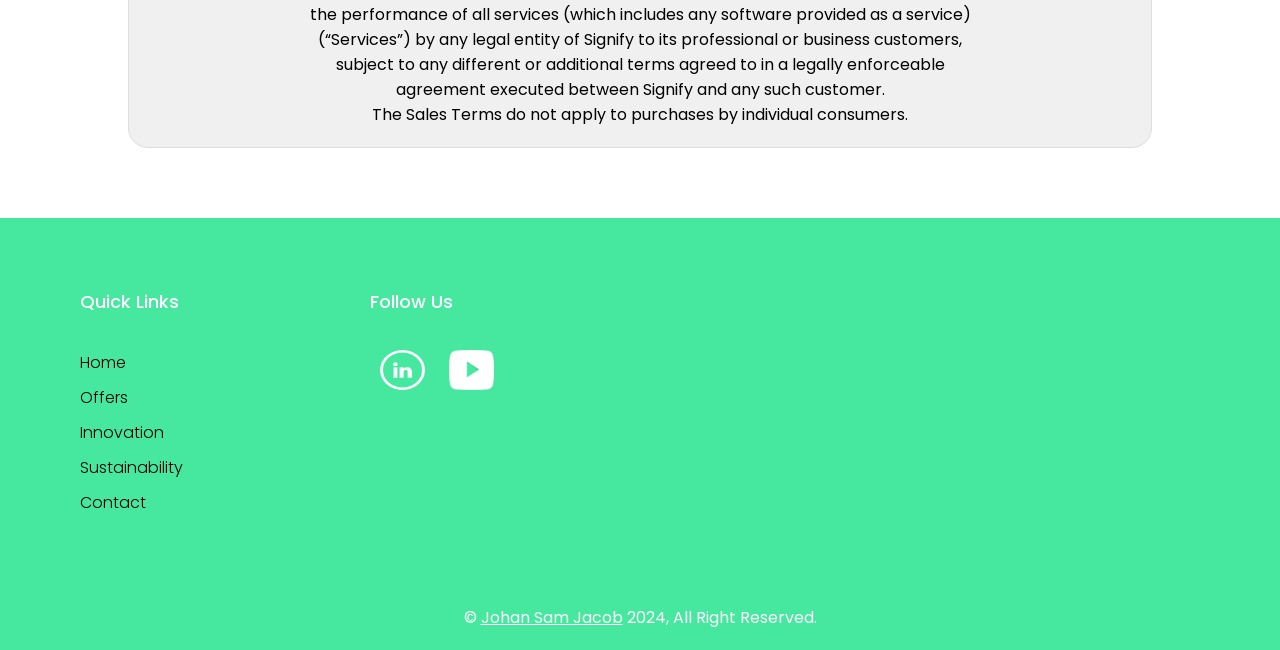
<file: Front End/offers.html>
<!DOCTYPE html>
<html lang="en">
<head>
    <meta charset="UTF-8">
    <meta name="viewport" content="width=device-width, initial-scale=1.0">
    <title>Offers</title>
    <link rel="stylesheet" href="style.css">
</head>
<body>
  <header class="pagehead1">

    <section class="pagehead">  
    <nav class="navbar">

      <a class="logo" href="index.html"><img class="logo" src="Signify.png" alt="logo" width="170px" height="45px" href="index.html"/></a>

      <!--Navigation buttons-->
      <ul class="menu-links">
              <li><a href="index.html">Home</a></li>
              <li><a href="offers.html">Offers</a></li>
              <li><a href="innovation.html">Innovation</a></li>
              <li><a href="sustainability.html">Sustainability</a></li>
              <li><a href="contact.html">Contact</a></li>
      </ul>
     
    </nav>
    <h1>Offers</h1>

   </section>
  </header>

<br><br>
<br><br>
<br><br>
<br><br>
<br><br>
<br><br>

      <br><br><br>

      <section id="aboutUs">
        <img src="5.jpg" >
        <div class="content1">
            <h2>For professionals</h2>
            
            <p class="description">
              Energy-efficient LED lighting and smart lighting control minimizes  <br>lighting energy
              usage and help you achieve your sustainability <br>goals. Our Interact IoT Platform enables
               connected LED lighting<br> systems and embedded sensor networks to collect data and<br> deliver 
               insights, benefits and new services.
            </p>
            <button class="btn">Learn more</button>
        </div>
      </section>
      
      <br><br>
      <section id="ecosect">  
        
        <div class="content2">
          
            <h2>For consumers</h2>
            
            <p class="description1">
              Whether setting the mood in the living room or brightening up <br>your kitchen, our energy-efficient
               LED lamps and luminaires <br>offer customizable solutions. Our consumer connected<br> lighting offering,
                Philips Hue, is the world’s best-selling and<br> most wide-ranging wireless lighting system for the
                 home <br>and garden.
            </p>
            <button class="btn1">Learn more</button>
        </div>
        <img src="6.webp" class="sect2img">
      </section>


      <br>

      <section class="container5">
        <h1 class="head5">Terms and Conditions for Sale of Products and Services</h1>
    <div class="content5">
      <p class="p5">The Terms and Conditions for Sale of Products and Services (“Sales Terms”) of<br> Signify apply to the sale or supply
         of all products or systems(“Products”) and  <br>the performance of all services (which includes any software provided 
         as a service)<br> (“Services”) by any legal entity of Signify to its professional or business customers,<br> subject to any
          different or additional terms agreed to in a legally enforceable <br>agreement executed between Signify and any such
           customer. <br>The Sales Terms do not apply to purchases by individual consumers.</p>
    </div>

      </section>

<br><br>
      

  <footer class="footer">
  
    <div class="row2">
      <div class="footer-col">
        <h4>Quick Links</h4>
        <ul>
                <li><a href="index.html">Home</a></li>
                <li><a href="offers.html">Offers</a></li>
                <li><a href="innovation.html">Innovation</a></li>
                <li><a href="sustainability.html">Sustainability</a></li>
                <li><a href="contact.html">Contact</a></li>
        </ul>
      </div>
          
      <div class="footer-col1">
        <h4>   Follow Us</h4>
        <div class="h4">
         
          <a href="https://www.linkedin.com/company/signifycompany/" class="social-icon"><img src="3.png" alt="LinkedIn"></a> 
          <a href="https://www.youtube.com/c/SignifyCompany" class="social-icon"><img src="pngwing.com.png" alt="YouTube"></a>
      </div>  
      </div>
    </div>

</footer>
<div class="copyright-footer">
  <p>&copy; <a href="#">Johan Sam Jacob</a> 2024, All Right Reserved.</p>
</div>

</body>
</html>
</file>
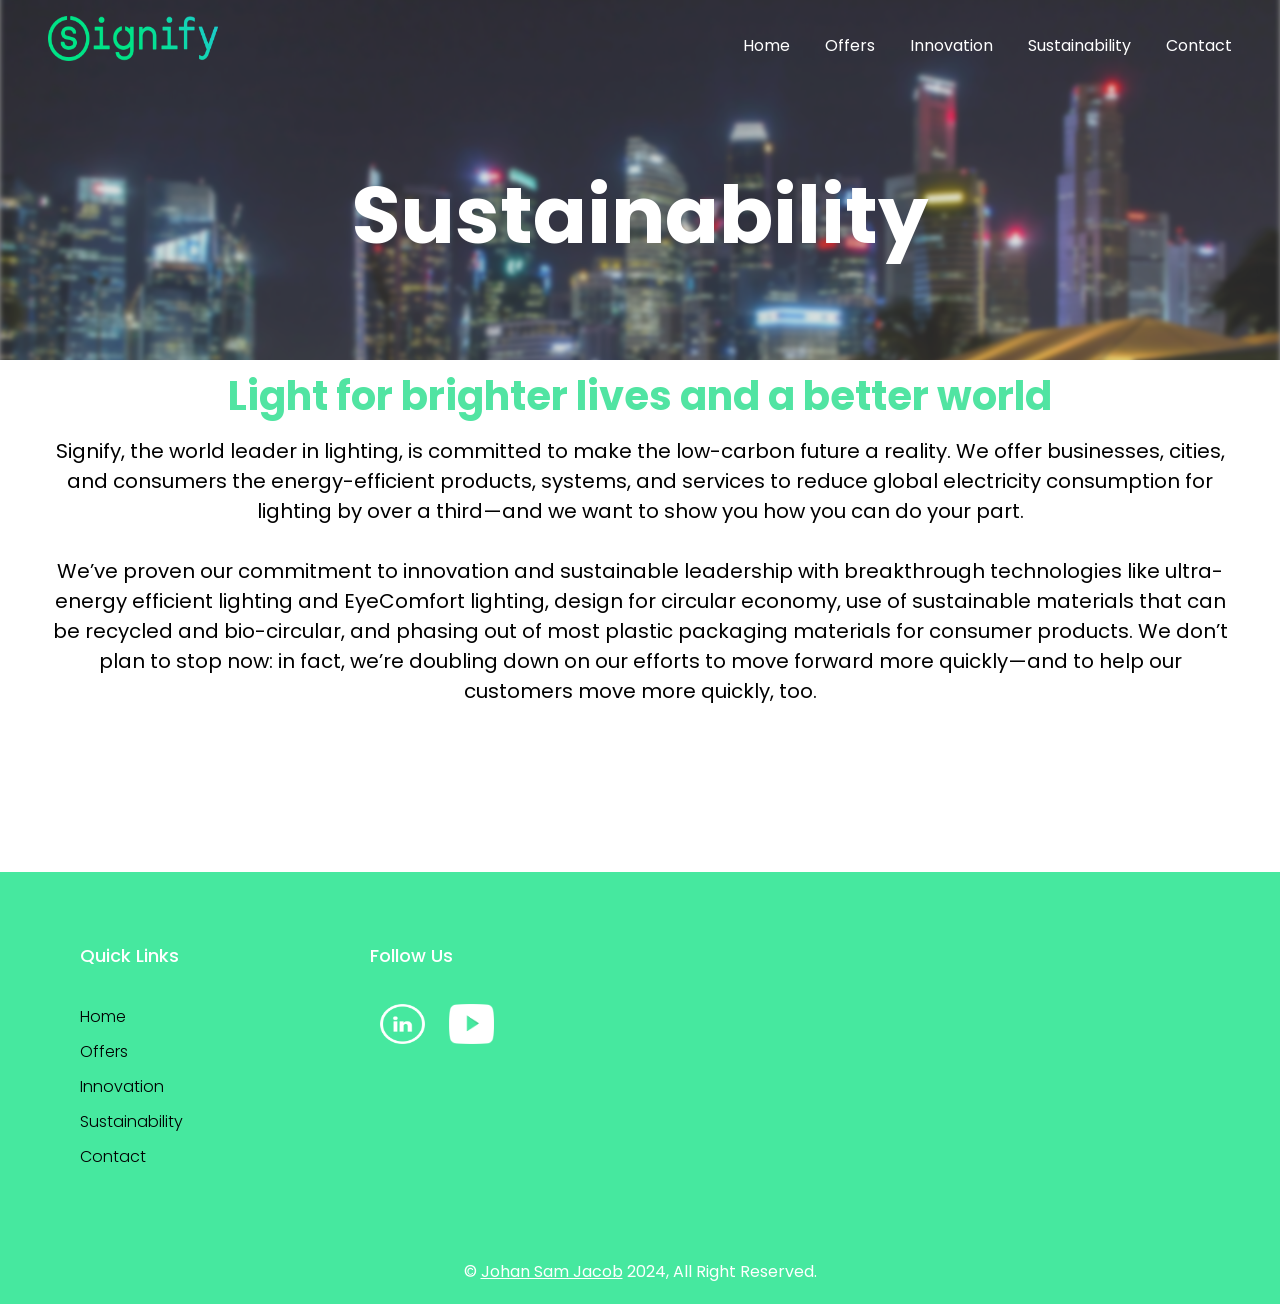
<file: Front End/sustainability.html>
<!DOCTYPE html>
<html lang="en">
<head>
    <meta charset="UTF-8">
    <meta name="viewport" content="width=device-width, initial-scale=1.0">
    <title>Sustainability</title>
    <link rel="stylesheet" href="style.css">
</head>
<body>
  <header class="pagehead1">

    <section class="pagehead">  
    <nav class="navbar">

      <a class="logo" href="index.html"><img class="logo" src="Signify.png" alt="logo" width="170px" height="45px" href="index.html"/></a>

      <!--Navigation buttons-->
      <ul class="menu-links">
              <li><a href="index.html">Home</a></li>
              <li><a href="offers.html">Offers</a></li>
              <li><a href="innovation.html">Innovation</a></li>
              <li><a href="sustainability.html">Sustainability</a></li>
              <li><a href="contact.html">Contact</a></li>
      </ul>
     
    </nav>
    <h1>Sustainability</h1>

   </section>
  </header>

<br><br><br><br>
<br><br>
<br><br>
<br><br>
<br><br>
<br><br>



<section>
  <h1 class="head6">Light for brighter lives and a better world</h1>
<div class="content5">
<p class="p6">Signify, the world leader in lighting, is committed to make the low-carbon future a reality.
   We offer businesses, cities, and consumers the energy-efficient products, systems, and services to reduce
    global electricity consumption for lighting by over a third—and we want to show you how you can do your part.

    <br><br>
    We’ve proven our commitment to innovation and sustainable leadership with breakthrough technologies like ultra-energy 
    efficient lighting and EyeComfort lighting, design for circular economy, use of sustainable materials that can be
     recycled and bio-circular, and phasing out of most plastic packaging materials for consumer products. We don’t plan
      to stop now: in fact, we’re doubling down on our efforts to move forward more quickly—and to help our customers move 
      more quickly, too.


</p>
</div>

</section>
      
<br><br><br><br>
<br><br>

  <footer class="footer">
  
    <div class="row2">
      <div class="footer-col">
        <h4>Quick Links</h4>
        <ul>
                <li><a href="index.html">Home</a></li>
                <li><a href="offers.html">Offers</a></li>
                <li><a href="innovation.html">Innovation</a></li>
                <li><a href="sustainability.html">Sustainability</a></li>
                <li><a href="contact.html">Contact</a></li>
        </ul>
      </div>
          
      <div class="footer-col1">
        <h4>   Follow Us</h4>
        <div class="h4">
         
          <a href="https://www.linkedin.com/company/signifycompany/" class="social-icon"><img src="3.png" alt="LinkedIn"></a> 
          <a href="https://www.youtube.com/c/SignifyCompany" class="social-icon"><img src="pngwing.com.png" alt="YouTube"></a>
      </div>  
      </div>
    </div>

</footer>
<div class="copyright-footer">
  <p>&copy; <a href="#">Johan Sam Jacob</a> 2024, All Right Reserved.</p>
</div>

</body>
</html>
</file>
<file: Front End/style.css>
/* Importing Google font - Poppins */
@import url('https://fonts.googleapis.com/css2?family=Poppins:wght@300;400;500;600;700&display=swap');

* {
  margin: 0;
  padding: 0;
  box-sizing: border-box;
  font-family: 'Poppins', sans-serif;
}

header {
  position: absolute;
  top: 0;
  left: 0;
  width: 100%;
  padding: 20px;
}

header .navbar {
  display: flex;
  align-items: center;
  justify-content: space-between;
  max-width: 1200px;
  margin: 0 auto;
}

.navbar .logo {
   color: #fff;
  font-weight: 600;
  font-size: 2.1rem;
  text-decoration: none;
}

.navbar .logo span {
  color: #C06B3E;
}

.navbar .menu-links {
  display: flex;
  list-style: none;
  gap: 35px;
}

.navbar a {
  color: #fff;
  text-decoration: none;
  transition: 0.2s ease;
}

.navbar a:hover {
  color: #46e89f;
}

.hero-section {
  height: 100vh;
  background-image: url("https://images.pexels.com/photos/347348/pexels-photo-347348.jpeg?auto=compress&cs=tinysrgb&w=600/hero-bg.jpg");
  background-position: center;
  background-size: cover;
  display: flex;
  align-items: center;
  padding: 0 20px;
}

.hero-section .content {
  max-width: 1200px;
  margin: 0 auto;
  width: 100%;
  color: #fff;
}

.hero-section .content h2 {
  font-size: 3rem;
  max-width: 600px;
  line-height: 70px;
}

.hero-section .content p {
  font-weight: 300;
  max-width: 600px;
  margin-top: 15px;
}

.hero-section .content button {
  background: #fff;
  padding: 12px 30px;
  border: none;
  font-size: 1rem;
  border-radius: 6px;
  margin-top: 38px;
  cursor: pointer;
  font-weight: 500;
  transition: 0.2s ease;
}

.hero-section .content button:hover {
  color: #fff;
  background: #46e89f;
}


#close-menu-btn {
  position: absolute;
  right: 20px;
  top: 20px;
  cursor: pointer;
  display: none;
}

#hamburger-btn {
  color: #fff;
  cursor: pointer;
  display: none;
}

@media (max-width: 768px) {
  header {
    padding: 10px;
  }

  header.show-mobile-menu::before {
    content: "";
    position: fixed;
    left: 0;
    top: 0;
    width: 100%;
    height: 100%;
    backdrop-filter: blur(5px);
  }

  .navbar .logo {
    font-size: 1.7rem;
  }

    
  #hamburger-btn, #close-menu-btn {
    display: block;
  }

  .navbar .menu-links {
    position: fixed;
    top: 0;
    left: -250px;
    width: 250px;
    height: 100vh;
    background: #fff;
    flex-direction: column;
    padding: 70px 40px 0;
    transition: left 0.2s ease;
  }

  header.show-mobile-menu .navbar .menu-links {
    left: 0;
  }

  .navbar a {
    color: #000;
  }

  .hero-section .content {
    text-align: center;
  }

  .hero-section .content :is(h2, p) {
    max-width: 100%;
  }

  .hero-section .content h2 {
    font-size: 2.3rem;
    line-height: 60px;
  }
  
  .hero-section .content button {
    padding: 9px 18px;
  }
}

.partners {
  background-image: linear-gradient(rgb(0, 0, 0), rgb(255, 255, 255));
  text-align: center;
  padding: 50px 0;
}

.partner-list {
  display: flex;
  justify-content: center;
  align-items: center;
  flex-wrap: wrap;
}

.partner {
  margin: 10px;
  transition: transform 0.3s ease;
}

.partner img {
  width: 230px; /* Adjust the width of the image */
  height: auto; /* Maintain aspect ratio */
}

.partner h3 {
  margin-top: 10px;
}

.partner:hover {
  transform: scale(1.1); /* Increase the scale factor for the animation */
}

.logo_head {
  color: #ffffff; 

}


#aboutUs {
  padding: 20px;
  display: grid;
  grid-template-columns: 1fr 1fr;
}

#aboutUs img {
  width: 600px;
  margin: 35px;
  border-radius: 10px;
}

.content1 {
  margin: 20px 0;
}

.content1 h2 {
  font-size: 50px;
  color: #46e89f;
}


.description {
  color: #000000;
  margin: 20px 0;
  font-size: 18px;
  line-height: 30px;
  font-weight: 100;
}

.btn {
  font-weight: bold;
  border: 2px solid #46e89f;
  cursor: pointer;
  padding: 10px 20px;
  border-radius: 20px;
  transition: all 0.4s;
  background-color: #46e89f;
}

.btn:hover {
  border: 2px solid #46e89f;
  background: transparent;
  color: #46e89f;
}


#ecosect {
  background-image: linear-gradient(#09e381,#46e89f);
  padding: 20px;
  
}

#ecosect img {
  width: 600px;
  margin: 35px;
  border-radius: 10px;
  display: block;
  margin-left: auto;

}

.content2 {
  padding-left: 40px;
}  

.content2 h2 {
  font-size: 50px;
  color: #ffffff;
}


.description1 {
  color: #ffffff;
  margin: 40px 0;
  font-size: 18px;
  font-weight: 100;
  padding-top: 0%;
}

.btn1 {
  color: #000;
  font-weight: bold;
  border: 2px solid #ffffff;
  cursor: pointer;
  padding: 10px 20px;
  border-radius: 20px;
  transition: all 0.4s;
  background-color: #ffffff;
}



.btn1:hover {
  border: 2px solid #ffffff;
  color: #080707;
  background: #46e89f;
}

.sect2img {
  margin-left: auto;
  margin-right: auto;



}



#ecosect {
  padding: 20px;
  display: grid;
  grid-template-columns: 1fr 1fr;
}

#ecosect img {
  width: 600px;
  margin: 35px;
  border-radius: 10px;
  grid-column: 2; /* move img to the right column */
}

.content2 {
  margin: 20px 0;
  grid-column: 1; /* move text to the left column */
}

.content2 h2 {
  font-size: 50px;
  color: #ffffff;
}

.description1 {
  color: #ffffff;
  margin: 20px 0;
  font-size: 18px;
  line-height: 30px;
  font-weight: 100;
}

.btn {
  font-weight: bold;
  border: 2px solid #46e89f;
  cursor: pointer;
  padding: 10px 20px;
  border-radius: 20px;
  transition: all 0.4s;
  background-color: #46e89f;
  grid-column: 1; /* move button to the left column */
}

.btn:hover {
  border: 2px solid #46e89f;
  color: #fff;
  background: #46e89f;
}



.head1 {
  text-align: center;
  font-size: 40px;
  color: #00fb8a;
}

.row1 {
  display: flex;
  flex-wrap: wrap;
}
.column2 {
  width: 100%;
  padding: 0 1em 1em 1em;
  text-align: center;
}
.card {
  width: 100%;
  height: 100%;
  padding: 2em 1.5em;
  background: #46e89f;
  background: linear-gradient(#ffffff 50%, #46e89f 50%);
  background-size: 100% 200%;
  background-position: 0 2.5%;
  border-radius: 5px;
  box-shadow: 0 0 35px rgba(0, 0, 0, 0.12);
  cursor: pointer;
  transition: 0.5s;
}
.head2 {
  font-size: 20px;
  font-weight: 600;
  color: #00fb8a;
  margin: 1em 0;
}
.p1 {
  color: #141d19;
  font-size: 15px;
  line-height: 1.6;
  letter-spacing: 0.03em;
}
.icon-wrapper {
  background-color: #46e89f;
  position: relative;
  margin: auto;
  font-size: 30px;
  height: 2.5em;
  width: 2.5em;
  color: #ffffff;
  border-radius: 50%;
  display: grid;
  place-items: center;
  transition: 0.5s;
}
.card:hover {
  background-position: 0 100%;
}
.card:hover .icon-wrapper {
  background-color: #ffffff;
}
.card:hover h3 {
  color: #ffffff;
}
.card:hover p {
  color: #f0f0f0;
}
@media screen and (min-width: 768px) {
  section {
    padding: 0 2em;
  }
  .column2 {
    flex: 0 50%;
    max-width: 50%;
  }
}
@media screen and (min-width: 992px) {
  section {
    padding: 1em 3em;
  }
  .column2 {
    flex: 0 0 33.33%;
    max-width: 33.33%;
  }
}

.no-underline {
  text-decoration: none;
}



.container{
  width: 85%;
  background: #fff;
  border-radius: 6px;
  padding: 20px 60px 30px 40px;
  box-shadow: 0 5px 10px rgba(0, 0, 0, 0.2);
}
.container .content{
  display: flex;
  align-items: center;
  justify-content: space-between;
}
.container .content .left-side{
  width: 25%;
  height: 100%;
  display: flex;
  flex-direction: column;
  align-items: center;
  justify-content: center;
  margin-top: 15px;
  position: relative;
}
.content .left-side::before{
  content: '';
  position: absolute;
  height: 70%;
  width: 2px;
  right: -15px;
  top: 50%;
  transform: translateY(-50%);
  background: #afafb6;
}
.content .left-side .details{
  margin: 14px;
  text-align: center;
}
.content .left-side .details i{
  font-size: 30px;
  color: #46e89f;
  margin-bottom: 10px;
}
.content .left-side .details .topic{
  font-size: 18px;
  font-weight: 500;
}
.content .left-side .details .text-one,
.content .left-side .details .text-two{
  font-size: 14px;
  color: #afafb6;
}
.container .content .right-side{
  width: 75%;
  margin-left: 75px;
}
.content .right-side .topic-text{
  font-size: 23px;
  font-weight: 600;
  color: #46e89f;
}
.right-side .input-box{
  height: 50px;
  width: 100%;
  margin: 12px 0;
}
.right-side .input-box input,
.right-side .input-box textarea{
  height: 100%;
  width: 100%;
  border: none;
  outline: none;
  font-size: 16px;
  background: #F0F1F8;
  border-radius: 6px;
  padding: 0 15px;
  resize: none;
}
.right-side .message-box{
  min-height: 110px;
}
.right-side .input-box textarea{
  padding-top: 6px;
}
.right-side .button{
  display: inline-block;
  margin-top: 12px;
}
.right-side .button input[type="button"]{
  color: #fff;
  font-size: 18px;
  outline: none;
  border: none;
  padding: 8px 16px;
  border-radius: 6px;
  background: #46e89f;
  cursor: pointer;
  transition: all 0.3s ease;
}
.button input[type="button"]:hover{
  background: #46e89f;
}
@media (max-width: 950px) {
  .container{
    width: 90%;
    padding: 30px 40px 40px 35px ;
  }
  .container .content .right-side{
   width: 75%;
   margin-left: 55px;
}
}
@media (max-width: 820px) {
  .container{
    margin: 40px 0;
    height: 100%;
  }
  .container .content{
    flex-direction: column-reverse;
  }
 .container .content .left-side{
   width: 100%;
   flex-direction: row;
   margin-top: 40px;
   justify-content: center;
   flex-wrap: wrap;
 }
 .container .content .left-side::before{
   display: none;
 }
 .container .content .right-side{
   width: 100%;
   margin-left: 0;
 }
}




.container{
  max-width: 1170px;
  margin:auto;
}
.row2{
  display: flex;
  flex-wrap: wrap;
}
ul{
  list-style: none;
}
.footer{
  background-color: #46e89f;
  padding: 70px 0;
}
.footer-col{
 width: 25%;
 padding: 0 80px;
}

.footer-col1{
  width: 25%;
  padding: 0 50px;
 }
.footer-col h4{
  font-size: 18px;
  color: #ffffff;
  text-transform: capitalize;
  margin-bottom: 35px;
  font-weight: 500;
  position: relative;
}

.footer-col1 h4{
  font-size: 18px;
  color: #ffffff;
  text-transform: capitalize;
  margin-bottom: 35px;
  font-weight: 500;
  position: relative;
}

.footer-col1 h4::before{
  content: '';
  position: absolute;
  left:0;
  bottom: -10px;
  background-color: #46e89f;
  height: 2px;
  box-sizing: border-box;
  width: 50px;
}
.footer-col ul li:not(:last-child){
  margin-bottom: 10px;
}
.footer-col ul li a{
  font-size: 16px;
  text-transform: capitalize;
  color: #d6d6d6;
  text-decoration: none;
  font-weight: 300;
  color: #000000;
  display: block;
  transition: all 0.3s ease;
}
.footer-col ul li a:hover{
  color: #ffffff;
  padding-left: 8px;
}

.social-media {
  display: flex;
  justify-content: center;
}

.social-icon {
  margin: 0 10px;
}

.social-icon img {
  width: 45px; /* Adjust the size of the icons as needed */
  height: 40px; /* Adjust the size of the icons as needed */
}

.footer-col .social-links a:hover{
  color: #46e89f;
  background-color: #ffffff;
}
.copyright-footer{
display:flex;
justify-content: center;
align-items: center;
background-color: #46e89f;
padding:20px;
color:rgb(255, 255, 255);
}
.copyright-footer p a{
color:#ffffff;
}
/*responsive*/
@media(max-width: 767px){
.footer-col{
  width: 50%;
  margin-bottom: 30px;
}
}
@media(max-width: 574px){
.footer-col{
  width: 100%;
}
}




.pagehead {
  position: relative; /* Ensure positioning context for pseudo-element */
  height: 360px;
  background-image: url(9.png);
  background-position: unset;
  background-size: cover;
}


.pagehead h1 {
  margin-top: 80px;
  color: #ffffff;
  text-align: center;
  font-size: 80px;
}

.pagehead1 {
  position: absolute;
  left: 0;
  width: 100%;
  padding: 0px;

}

.sub-info {
  width: 80%;
  margin: 20px auto;
  border: 1px solid #ccc;
  padding: 20px;
}

.head5 {
  font-size: 24px;
  color: #51e4a2;
  margin-top: 0;
  text-align: center;
}

.content5 {
  margin-top: 10px;
  font-size: 16px;
  color: #888787;
  text-align: center;
}


.container5 {
  width: 80%;
  margin: 40px auto;
  background-color: #f0f0f0;
  padding: 20px;
  border: 1px solid #ddd;
  margin-bottom: 20px;
  border-radius: 20px;
}


.p5{
  color: #000000;
}

.head6{
  font-size: 40px;
  color: #51e4a2;
  margin-top: 0;
  text-align: center;
}


.p6 {
  color: #000000;
  font-size: 20px;
}
</file>
